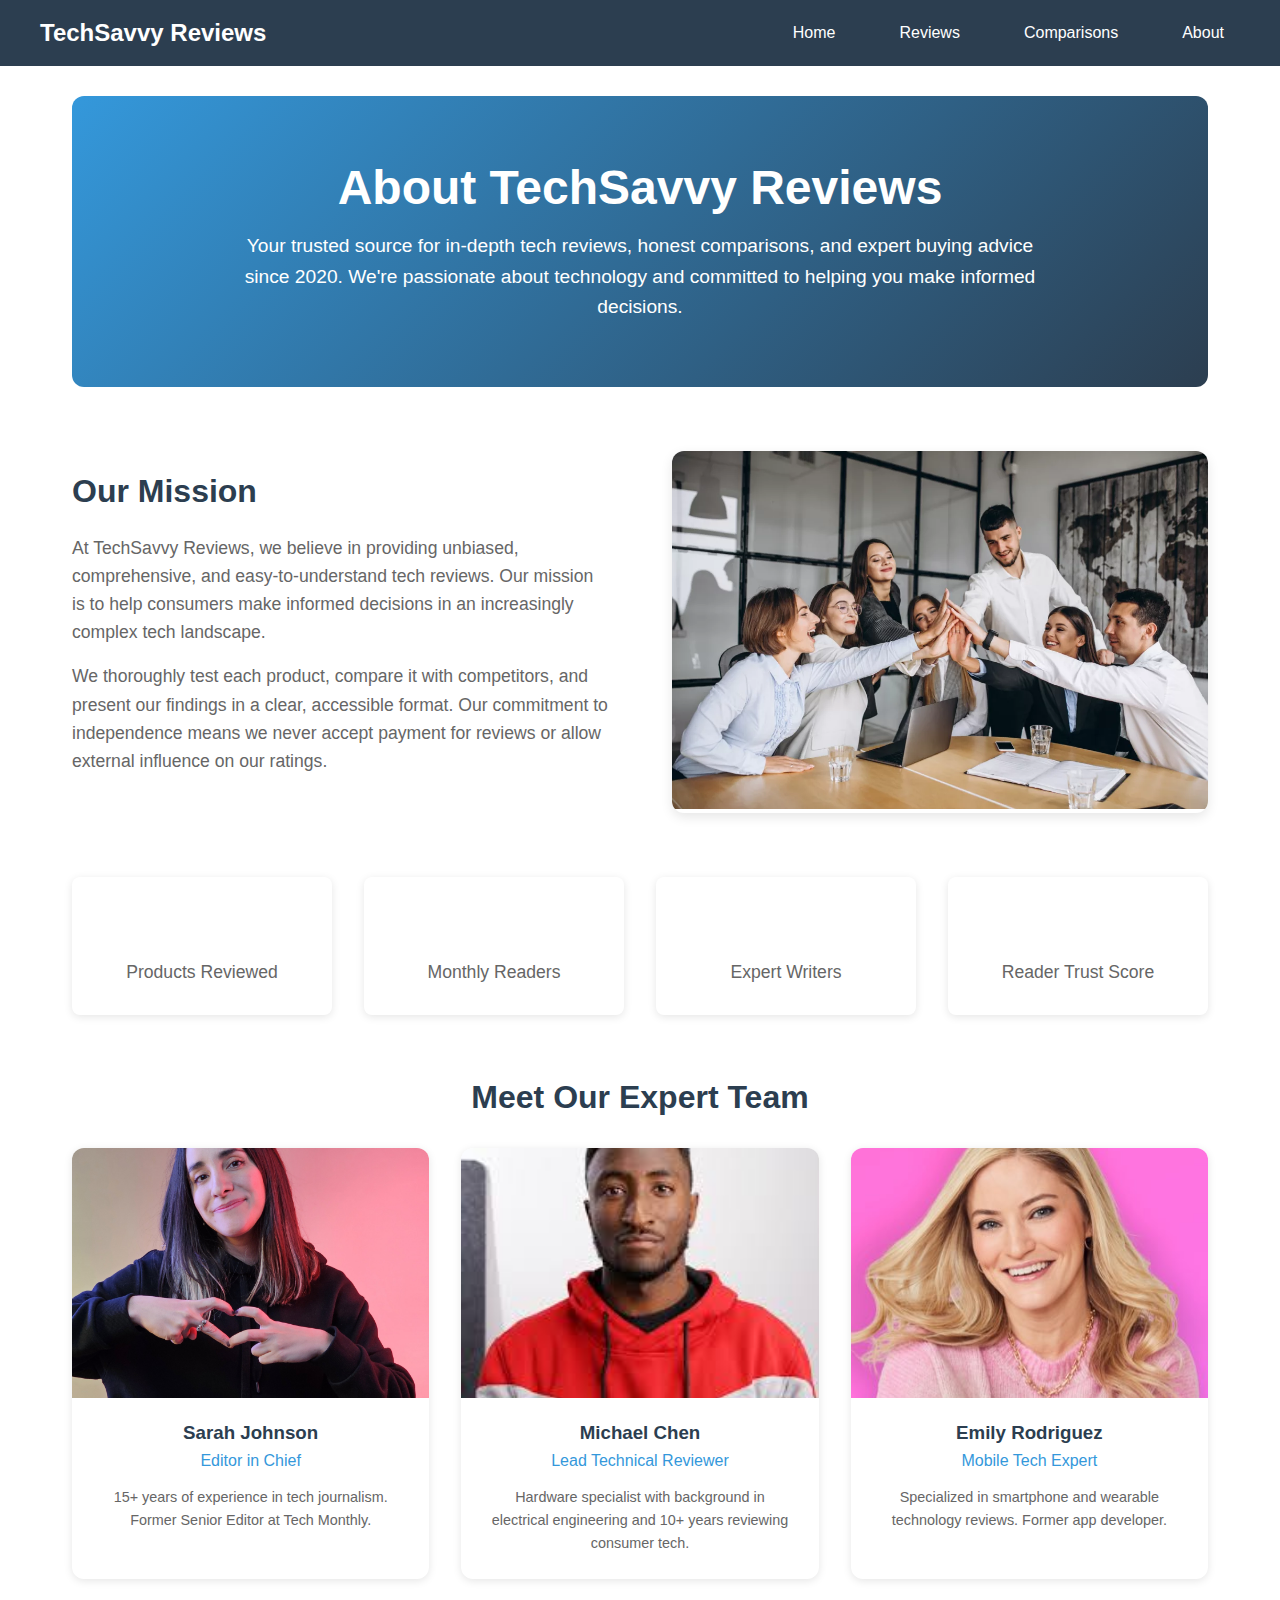
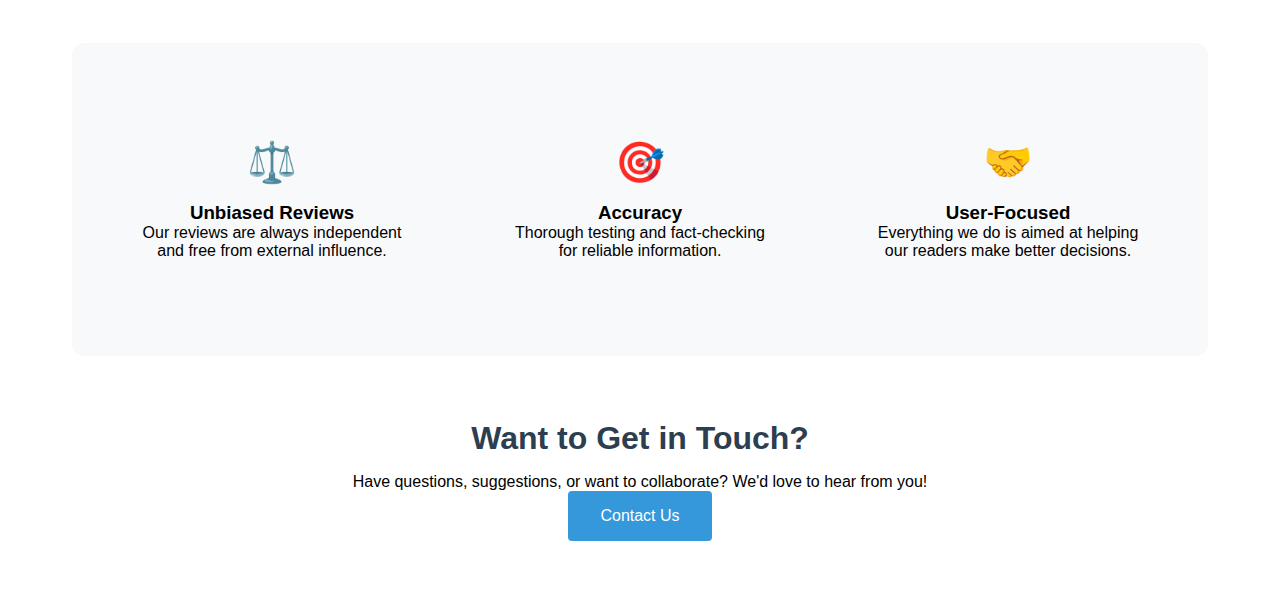
<file: demo/aboutus.html>
<!DOCTYPE html>
<html lang="en">
<head>
    <meta charset="UTF-8">
    <meta name="viewport" content="width=device-width, initial-scale=1.0">
    <title>About Us - TechSavvy Reviews</title>
    <style>
        * {
            margin: 0;
            padding: 0;
            box-sizing: border-box;
            font-family: 'Arial', sans-serif;
        }

        /* Header styles (same as previous) */
        .header {
            background: #2c3e50;
            padding: 1rem;
            position: fixed;
            width: 100%;
            top: 0;
            z-index: 100;
        }

        .nav-container {
            max-width: 1200px;
            margin: 0 auto;
            display: flex;
            justify-content: space-between;
            align-items: center;
        }

        .logo {
            color: white;
            font-size: 1.5rem;
            font-weight: bold;
        }

        .nav-menu {
            display: flex;
            gap: 2rem;
        }

        .nav-link {
            color: white;
            text-decoration: none;
            padding: 0.5rem 1rem;
            border-radius: 4px;
            transition: background-color 0.3s;
        }

        /* About Us specific styles */
        .about-container {
            max-width: 1200px;
            margin: 6rem auto 2rem;
            padding: 0 2rem;
        }

        .hero-section {
            background: linear-gradient(135deg, #3498db, #2c3e50);
            padding: 4rem 2rem;
            text-align: center;
            color: white;
            border-radius: 12px;
            margin-bottom: 4rem;
        }

        .hero-section h1 {
            font-size: 3rem;
            margin-bottom: 1rem;
        }

        .hero-section p {
            font-size: 1.2rem;
            max-width: 800px;
            margin: 0 auto;
            line-height: 1.6;
        }

        .mission-section {
            display: grid;
            grid-template-columns: 1fr 1fr;
            gap: 4rem;
            align-items: center;
            margin-bottom: 4rem;
        }

        .mission-content h2 {
            font-size: 2rem;
            color: #2c3e50;
            margin-bottom: 1.5rem;
        }

        .mission-content p {
            font-size: 1.1rem;
            line-height: 1.6;
            color: #666;
            margin-bottom: 1rem;
        }

        .mission-image {
            border-radius: 12px;
            overflow: hidden;
            box-shadow: 0 4px 12px rgba(0,0,0,0.1);
        }

        .mission-image img {
            width: 100%;
            height: 100%;
            object-fit: cover;
        }

        .stats-section {
            display: grid;
            grid-template-columns: repeat(4, 1fr);
            gap: 2rem;
            margin: 4rem 0;
            text-align: center;
        }

        .stat-card {
            background: white;
            padding: 2rem;
            border-radius: 8px;
            box-shadow: 0 2px 8px rgba(0,0,0,0.1);
            transition: transform 0.3s;
        }

        .stat-card:hover {
            transform: translateY(-5px);
        }

        .stat-number {
            font-size: 2.5rem;
            color: #3498db;
            margin-bottom: 0.5rem;
            font-weight: bold;
        }

        .stat-label {
            color: #666;
            font-size: 1.1rem;
        }

        .team-section {
            margin: 4rem 0;
        }

        .team-section h2 {
            font-size: 2rem;
            color: #2c3e50;
            text-align: center;
            margin-bottom: 2rem;
        }

        .team-grid {
            display: grid;
            grid-template-columns: repeat(auto-fit, minmax(250px, 1fr));
            gap: 2rem;
        }

        .team-member {
            background: white;
            border-radius: 12px;
            overflow: hidden;
            box-shadow: 0 2px 8px rgba(0,0,0,0.1);
            transition: transform 0.3s;
        }

        .team-member:hover {
            transform: translateY(-5px);
        }

        .member-image {
            width: 100%;
            height: 250px;
            overflow: hidden;
        }

        .member-image img {
            width: 100%;
            height: 100%;
            object-fit: cover;
        }

        .member-info {
            padding: 1.5rem;
            text-align: center;
        }

        .member-info h3 {
            color: #2c3e50;
            margin-bottom: 0.5rem;
        }

        .member-info .role {
            color: #3498db;
            margin-bottom: 1rem;
        }

        .member-info p {
            color: #666;
            font-size: 0.9rem;
            line-height: 1.6;
        }

        .values-section {
            background: #f8f9fa;
            padding: 4rem 2rem;
            border-radius: 12px;
            margin: 4rem 0;
        }

        .values-grid {
            display: grid;
            grid-template-columns: repeat(auto-fit, minmax(250px, 1fr));
            gap: 2rem;
        }

        .value-card {
            padding: 2rem;
            text-align: center;
        }

        .value-icon {
            font-size: 2.5rem;
            color: #3498db;
            margin-bottom: 1rem;
        }

        .contact-section {
            text-align: center;
            margin: 4rem 0;
        }

        .contact-section h2 {
            font-size: 2rem;
            color: #2c3e50;
            margin-bottom: 1rem;
        }

        .contact-button {
            display: inline-block;
            padding: 1rem 2rem;
            background: #3498db;
            color: white;
            text-decoration: none;
            border-radius: 4px;
            transition: background-color 0.3s;
        }

        .contact-button:hover {
            background: #2980b9;
        }

        @media (max-width: 768px) {
            .mission-section {
                grid-template-columns: 1fr;
            }

            .stats-section {
                grid-template-columns: repeat(2, 1fr);
            }

            .hero-section h1 {
                font-size: 2rem;
            }

            .mission-content h2 {
                font-size: 1.5rem;
            }
        }

        @media (max-width: 480px) {
            .stats-section {
                grid-template-columns: 1fr;
            }
        }
    </style>
</head>
<body>
    <header class="header">
        <nav class="nav-container">
            <div class="logo">TechSavvy Reviews</div>
            <div class="nav-menu">
                <a href="index.html" class="nav-link">Home</a>
                <a href="#" class="nav-link">Reviews</a>
                <a href="#" class="nav-link">Comparisons</a>
                <a href="#" class="nav-link">About</a>
            </div>
        </nav>
    </header>

    <main class="about-container">
        <section class="hero-section">
            <h1>About TechSavvy Reviews</h1>
            <p>Your trusted source for in-depth tech reviews, honest comparisons, and expert buying advice since 2020. We're passionate about technology and committed to helping you make informed decisions.</p>
        </section>

        <section class="mission-section">
            <div class="mission-content">
                <h2>Our Mission</h2>
                <p>At TechSavvy Reviews, we believe in providing unbiased, comprehensive, and easy-to-understand tech reviews. Our mission is to help consumers make informed decisions in an increasingly complex tech landscape.</p>
                <p>We thoroughly test each product, compare it with competitors, and present our findings in a clear, accessible format. Our commitment to independence means we never accept payment for reviews or allow external influence on our ratings.</p>
            </div>
            <div class="mission-image">
                <img src="group.webp" alt="Team working on review">
            </div>
        </section>

        <section class="stats-section">
            <div class="stat-card">
                <div class="stat-number">1000+</div>
                <div class="stat-label">Products Reviewed</div>
            </div>
            <div class="stat-card">
                <div class="stat-number">500K+</div>
                <div class="stat-label">Monthly Readers</div>
            </div>
            <div class="stat-card">
                <div class="stat-number">50+</div>
                <div class="stat-label">Expert Writers</div>
            </div>
            <div class="stat-card">
                <div class="stat-number">4.9/5</div>
                <div class="stat-label">Reader Trust Score</div>
            </div>
        </section>

        <section class="team-section">
            <h2>Meet Our Expert Team</h2>
            <div class="team-grid">
                <div class="team-member">
                    <div class="member-image">
                        <img src="2.jpg" alt="Sarah Johnson">
                    </div>
                    <div class="member-info">
                        <h3>Sarah Johnson</h3>
                        <div class="role">Editor in Chief</div>
                        <p>15+ years of experience in tech journalism. Former Senior Editor at Tech Monthly.</p>
                    </div>
                </div>
                <div class="team-member">
                    <div class="member-image">
                        <img src="3.jpeg" alt="Michael Chen">
                    </div>
                    <div class="member-info">
                        <h3>Michael Chen</h3>
                        <div class="role">Lead Technical Reviewer</div>
                        <p>Hardware specialist with background in electrical engineering and 10+ years reviewing consumer tech.</p>
                    </div>
                </div>
                <div class="team-member">
                    <div class="member-image">
                        <img src="1.jpg" alt="Emily Rodriguez">
                    </div>
                    <div class="member-info">
                        <h3>Emily Rodriguez</h3>
                        <div class="role">Mobile Tech Expert</div>
                        <p>Specialized in smartphone and wearable technology reviews. Former app developer.</p>
                    </div>
                </div>
            </div>
        </section>

        <section class="values-section">
            <div class="values-grid">
                <div class="value-card">
                    <div class="value-icon">⚖️</div>
                    <h3>Unbiased Reviews</h3>
                    <p>Our reviews are always independent and free from external influence.</p>
                </div>
                <div class="value-card">
                    <div class="value-icon">🎯</div>
                    <h3>Accuracy</h3>
                    <p>Thorough testing and fact-checking for reliable information.</p>
                </div>
                <div class="value-card">
                    <div class="value-icon">🤝</div>
                    <h3>User-Focused</h3>
                    <p>Everything we do is aimed at helping our readers make better decisions.</p>
                </div>
            </div>
        </section>

        <section class="contact-section">
            <h2>Want to Get in Touch?</h2>
            <p>Have questions, suggestions, or want to collaborate? We'd love to hear from you!</p>
            <a href="#" class="contact-button">Contact Us</a>
        </section>
    </main>

    <script>
        // Animate stats on scroll
        const stats = document.querySelectorAll('.stat-number');
        const observerOptions = {
            threshold: 0.5
        };

        const observer = new IntersectionObserver((entries) => {
            entries.forEach(entry => {
                if (entry.isIntersecting) {
                    entry.target.style.opacity = 1;
                    entry.target.style.transform = 'translateY(0)';
                }
            });
        }, observerOptions);

        stats.forEach(stat => {
            stat.style.opacity = 0;
            stat.style.transform = 'translateY(20px)';
            stat.style.transition = 'all 0.6s ease-out';
            observer.observe(stat);
        });

        // Smooth scrolling for all anchor links
        document.querySelectorAll('a[href^="#"]').forEach(anchor => {
            anchor.addEventListener('click', function (e) {
                e.preventDefault();
                document.querySelector(this.getAttribute('href')).scrollIntoView({
                    behavior: 'smooth'
                });
            });
        });
    </script>
</body>
</html>
</file>
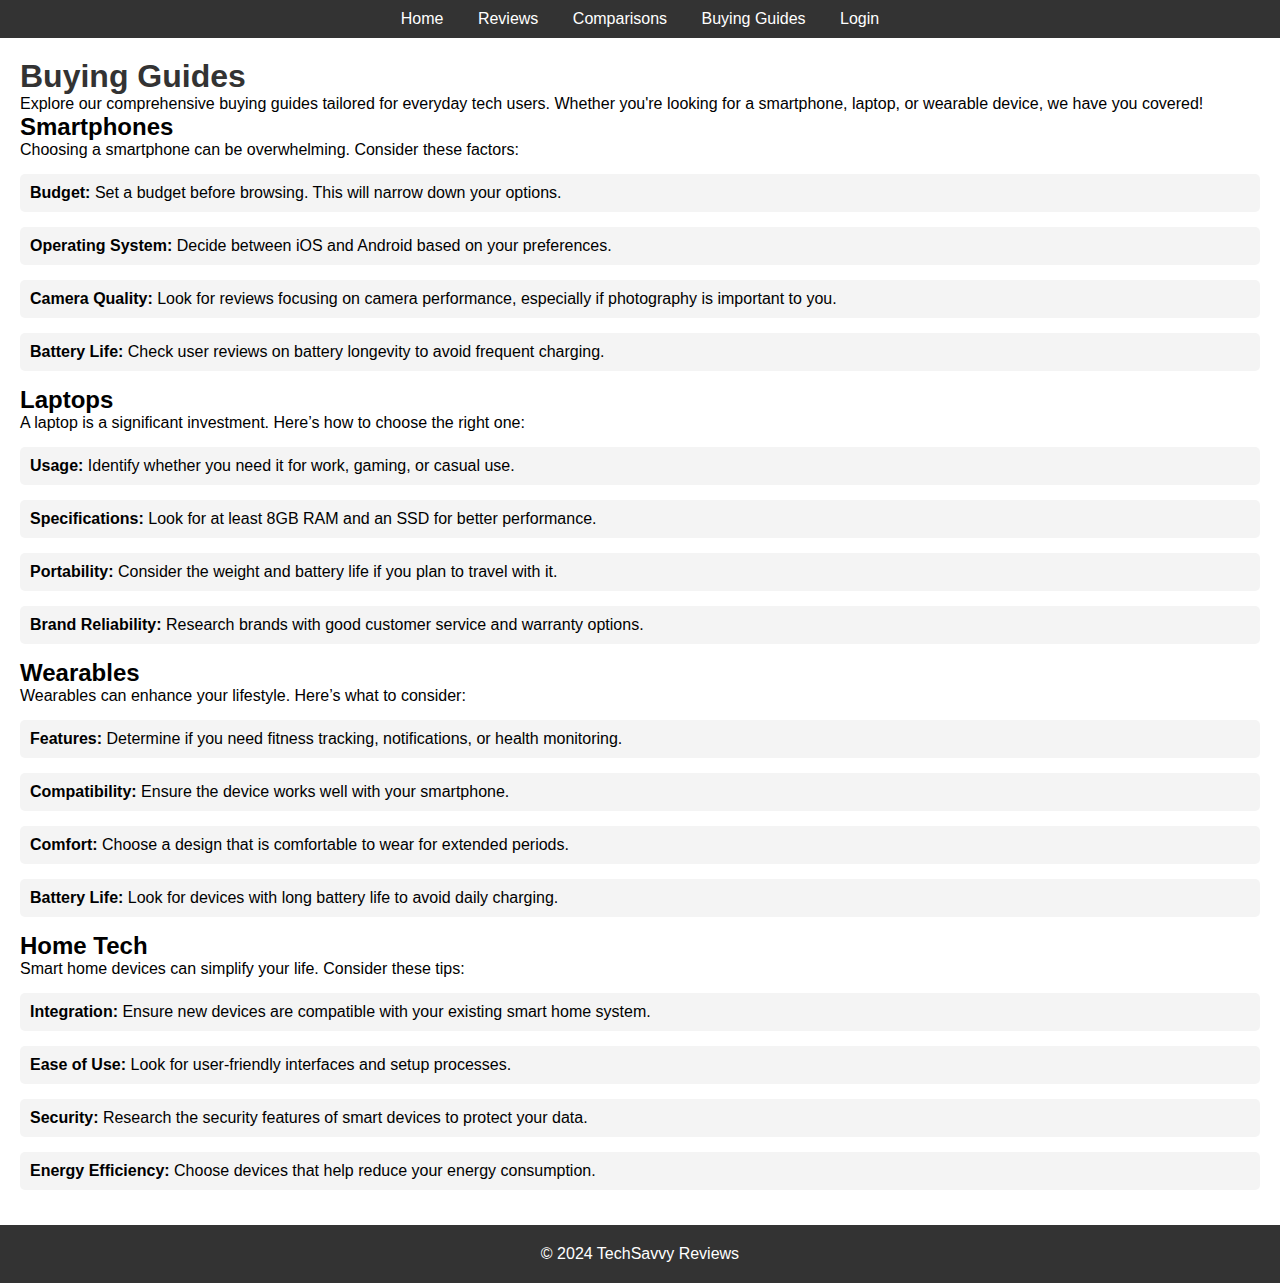
<file: demo/buyguide.html>
<!DOCTYPE html>
<html lang="en">
<head>
    <meta charset="UTF-8">
    <meta name="viewport" content="width=device-width, initial-scale=1.0">
    <title>Buying Guides - TechSavvy Reviews</title>
    <link rel="stylesheet" href="style.css">
    <style>
        body {
            font-family: Arial, sans-serif;
            margin: 0;
            padding: 0;
        }
        header {
            background: #333;
            color: white;
            padding: 10px;
            text-align: center;
        }
        nav a {
            color: white;
            margin: 0 15px;
            text-decoration: none;
        }
        section {
            padding: 20px;
        }
        h1 {
            color: #333;
        }
        ul {
            list-style-type: none;
            padding: 0;
        }
        li {
            margin: 15px 0;
            padding: 10px;
            background: #f4f4f4;
            border-radius: 5px;
        }
        footer {
            text-align: center;
            padding: 20px;
            background: #333;
            color: white;
            position: relative;
            bottom: 0;
            width: 100%;
        }
    </style>
</head>
<body>
    <header>
        <nav>
            <a href="index.html">Home</a>
            <a href="reviews.html">Reviews</a>
            <a href="comparisons.html">Comparisons</a>
            <a href="buying-guides.html">Buying Guides</a>
            <a href="login.html">Login</a>
        </nav>
    </header>
    
    <section>
        <h1>Buying Guides</h1>
        <p>Explore our comprehensive buying guides tailored for everyday tech users. Whether you're looking for a smartphone, laptop, or wearable device, we have you covered!</p>

        <h2>Smartphones</h2>
        <p>Choosing a smartphone can be overwhelming. Consider these factors:</p>
        <ul>
            <li><strong>Budget:</strong> Set a budget before browsing. This will narrow down your options.</li>
            <li><strong>Operating System:</strong> Decide between iOS and Android based on your preferences.</li>
            <li><strong>Camera Quality:</strong> Look for reviews focusing on camera performance, especially if photography is important to you.</li>
            <li><strong>Battery Life:</strong> Check user reviews on battery longevity to avoid frequent charging.</li>
        </ul>

        <h2>Laptops</h2>
        <p>A laptop is a significant investment. Here’s how to choose the right one:</p>
        <ul>
            <li><strong>Usage:</strong> Identify whether you need it for work, gaming, or casual use.</li>
            <li><strong>Specifications:</strong> Look for at least 8GB RAM and an SSD for better performance.</li>
            <li><strong>Portability:</strong> Consider the weight and battery life if you plan to travel with it.</li>
            <li><strong>Brand Reliability:</strong> Research brands with good customer service and warranty options.</li>
        </ul>

        <h2>Wearables</h2>
        <p>Wearables can enhance your lifestyle. Here’s what to consider:</p>
        <ul>
            <li><strong>Features:</strong> Determine if you need fitness tracking, notifications, or health monitoring.</li>
            <li><strong>Compatibility:</strong> Ensure the device works well with your smartphone.</li>
            <li><strong>Comfort:</strong> Choose a design that is comfortable to wear for extended periods.</li>
            <li><strong>Battery Life:</strong> Look for devices with long battery life to avoid daily charging.</li>
        </ul>

        <h2>Home Tech</h2>
        <p>Smart home devices can simplify your life. Consider these tips:</p>
        <ul>
            <li><strong>Integration:</strong> Ensure new devices are compatible with your existing smart home system.</li>
            <li><strong>Ease of Use:</strong> Look for user-friendly interfaces and setup processes.</li>
            <li><strong>Security:</strong> Research the security features of smart devices to protect your data.</li>
            <li><strong>Energy Efficiency:</strong> Choose devices that help reduce your energy consumption.</li>
        </ul>
    </section>

    <footer>
        <p>&copy; 2024 TechSavvy Reviews</p>
    </footer>
</body>
</html>
</file>
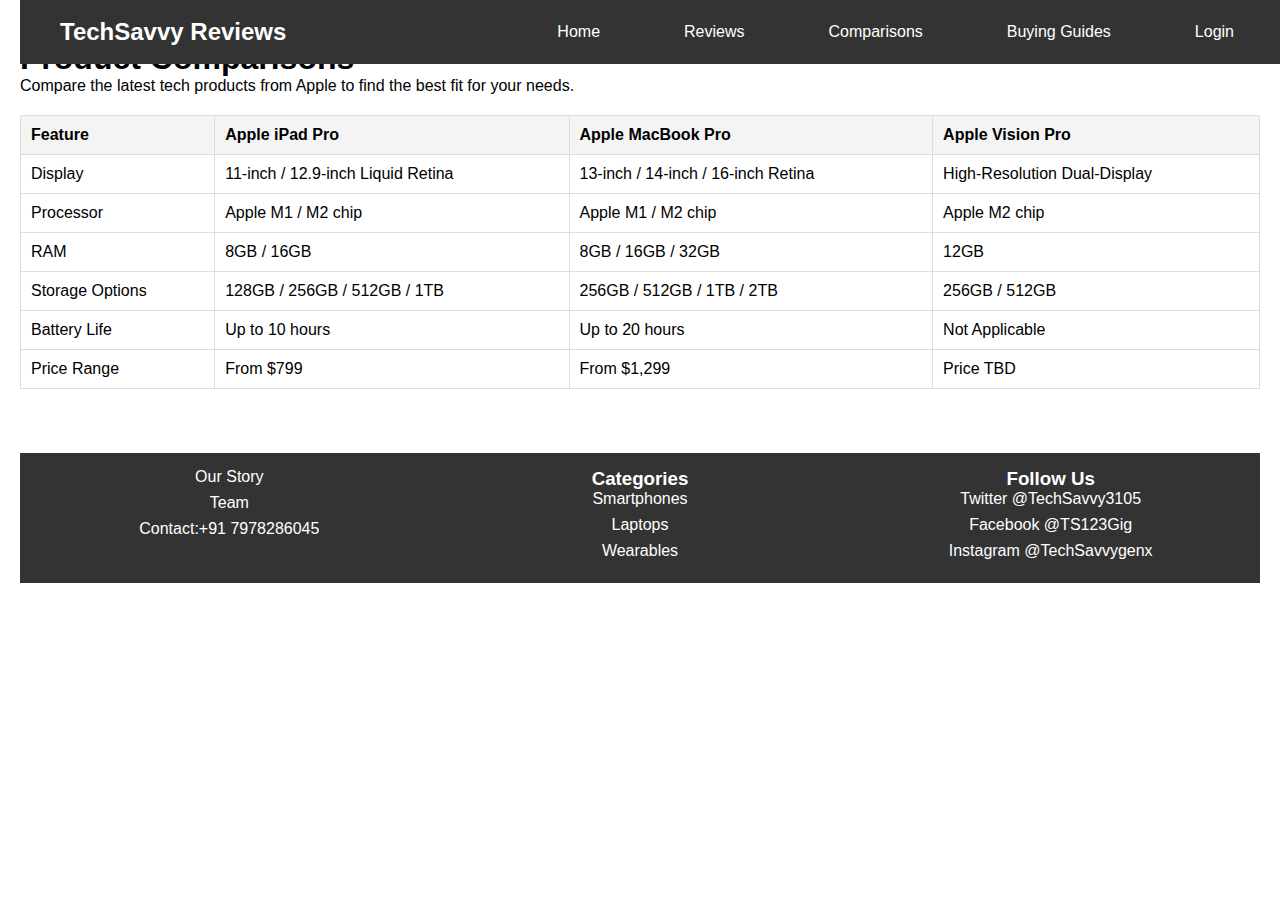
<file: demo/comparisons.html>
<!DOCTYPE html>
<html lang="en">
<head>
    <meta charset="UTF-8">
    <meta name="viewport" content="width=device-width, initial-scale=1.0">
    <title>Comparisons - TechSavvy Reviews</title>
    <link rel="stylesheet" href="style.css">
    <style>
        body {
            font-family: Arial, sans-serif;
            margin: 0;
            padding: 20px;
        }
        .header, .footer {
            background-color: #333;
            color: white;
            padding: 15px;
            text-align: center;
        }
        .nav-container {
            display: flex;
            justify-content: space-between;
            align-items: center;
        }
        .nav-menu a {
            color: white;
            margin: 0 10px;
            text-decoration: none;
        }
        .comparisons {
            margin: 20px 0;
        }
        table {
            width: 100%;
            border-collapse: collapse;
            margin: 20px 0;
        }
        table, th, td {
            border: 1px solid #ddd;
        }
        th, td {
            padding: 10px;
            text-align: left;
        }
        th {
            background-color: #f4f4f4;
        }
    </style>
</head>
<body>
    <header class="header">
        <nav class="nav-container">
            <div class="logo">TechSavvy Reviews</div>
            <div class="nav-menu">
                <a href="index.html" class="nav-link">Home</a>
                <a href="reviews.html" class="nav-link">Reviews</a>
                <a href="comparisons.html" class="nav-link">Comparisons</a>
                <a href="guides.html" class="nav-link">Buying Guides</a>
                <a href="login.html" class="nav-link">Login</a>
            </div>
        </nav>
    </header>

    <section class="comparisons">
        <h1>Product Comparisons</h1>
        <p>Compare the latest tech products from Apple to find the best fit for your needs.</p>

        <table>
            <thead>
                <tr>
                    <th>Feature</th>
                    <th>Apple iPad Pro</th>
                    <th>Apple MacBook Pro</th>
                    <th>Apple Vision Pro</th>
                </tr>
            </thead>
            <tbody>
                <tr>
                    <td>Display</td>
                    <td>11-inch / 12.9-inch Liquid Retina</td>
                    <td>13-inch / 14-inch / 16-inch Retina</td>
                    <td>High-Resolution Dual-Display</td>
                </tr>
                <tr>
                    <td>Processor</td>
                    <td>Apple M1 / M2 chip</td>
                    <td>Apple M1 / M2 chip</td>
                    <td>Apple M2 chip</td>
                </tr>
                <tr>
                    <td>RAM</td>
                    <td>8GB / 16GB</td>
                    <td>8GB / 16GB / 32GB</td>
                    <td>12GB</td>
                </tr>
                <tr>
                    <td>Storage Options</td>
                    <td>128GB / 256GB / 512GB / 1TB</td>
                    <td>256GB / 512GB / 1TB / 2TB</td>
                    <td>256GB / 512GB</td>
                </tr>
                <tr>
                    <td>Battery Life</td>
                    <td>Up to 10 hours</td>
                    <td>Up to 20 hours</td>
                    <td>Not Applicable</td>
                </tr>
                <tr>
                    <td>Price Range</td>
                    <td>From $799</td>
                    <td>From $1,299</td>
                    <td>Price TBD</td>
                </tr>
            </tbody>
        </table>
    </section>

    <footer class="footer">
        <div class="footer-content">
            <div class="footer-section">
                <ul>
                    <li><a href="#">Our Story</a></li>
                    <li><a href="#">Team</a></li>
                    <li><a href="#">Contact:+91 7978286045</a></li>
                </ul>
            </div>
            <div class="footer-section">
                <h3>Categories</h3>
                <ul>
                    <li><a href="#">Smartphones</a></li>
                    <li><a href="#">Laptops</a></li>
                    <li><a href="#">Wearables</a></li>
                </ul>
            </div>
            <div class="footer-section">
                <h3>Follow Us</h3>
                <ul>
                    <li><a href="#">Twitter @TechSavvy3105</a></li>
                    <li><a href="#">Facebook @TS123Gig</a></li>
                    <li><a href="#">Instagram @TechSavvygenx</a></li>
                </ul>
            </div>
        </div>
    </footer>
</body>
</html>
</file>
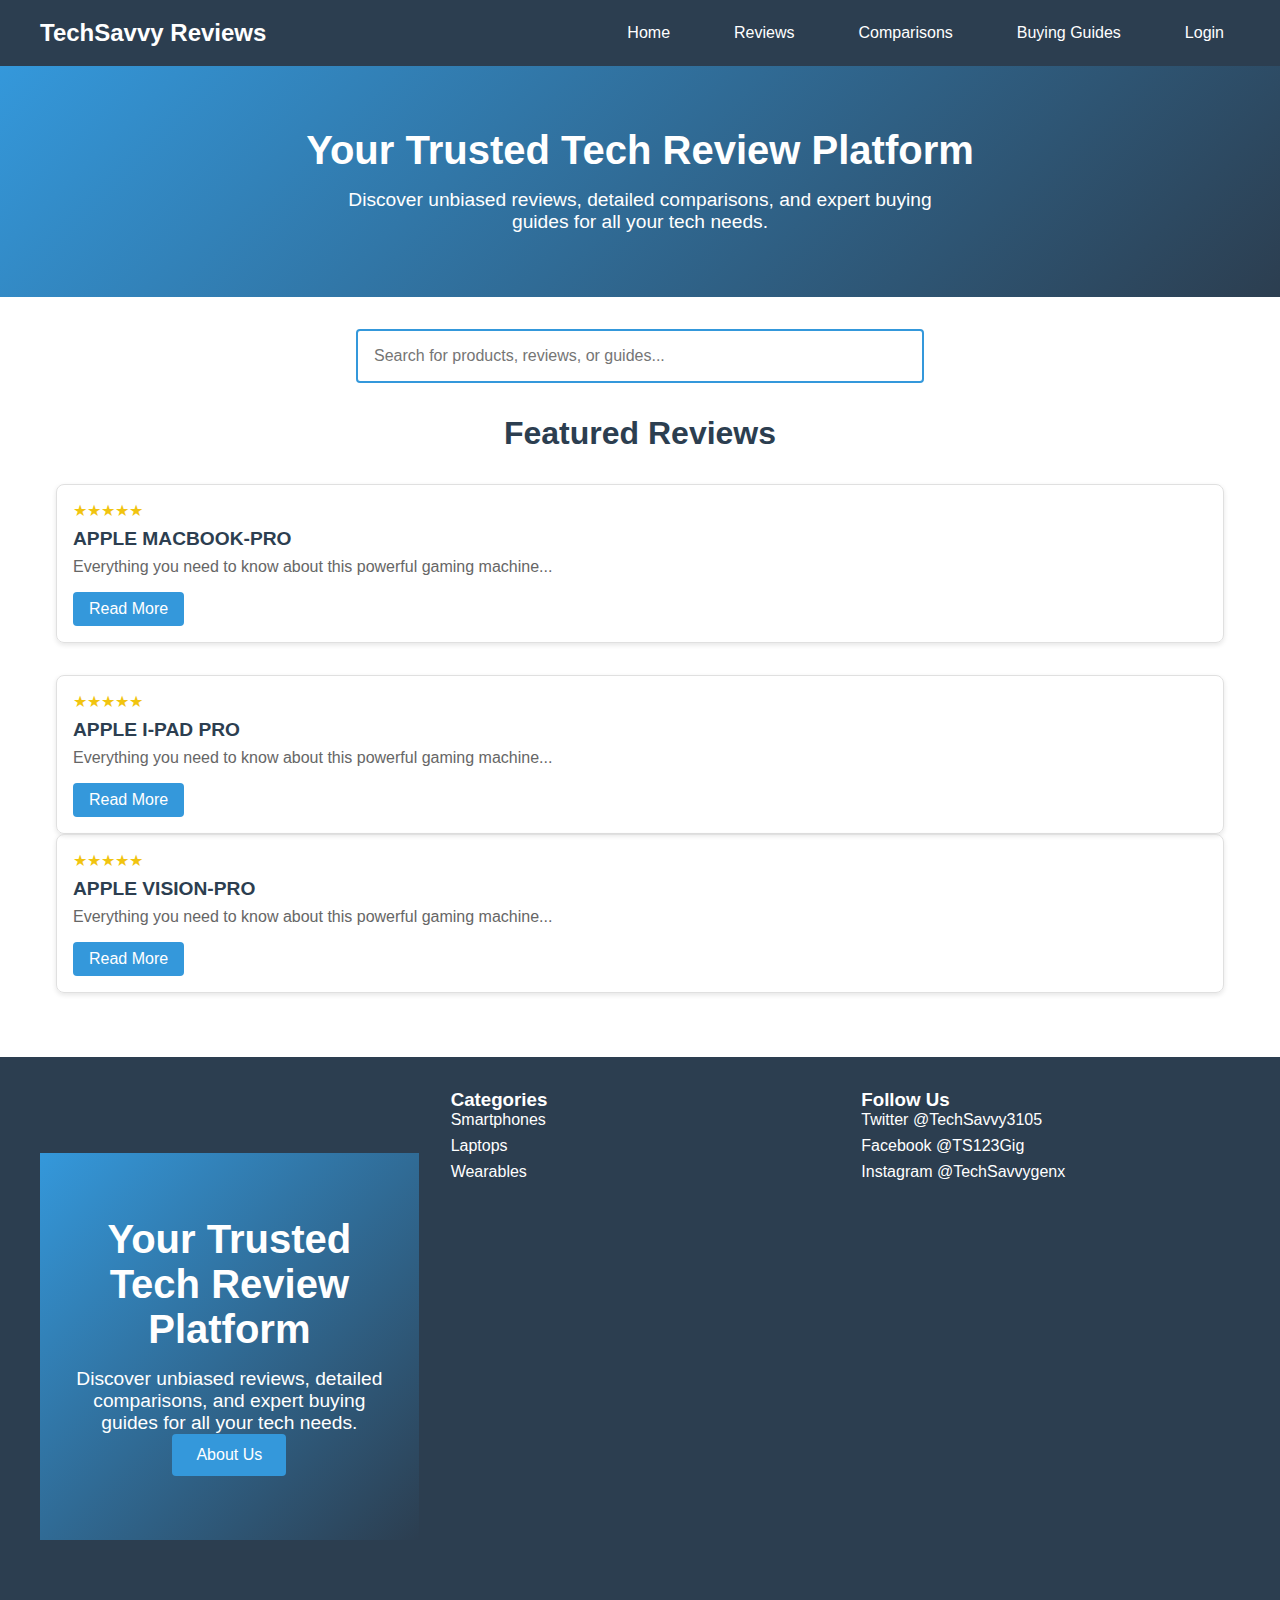
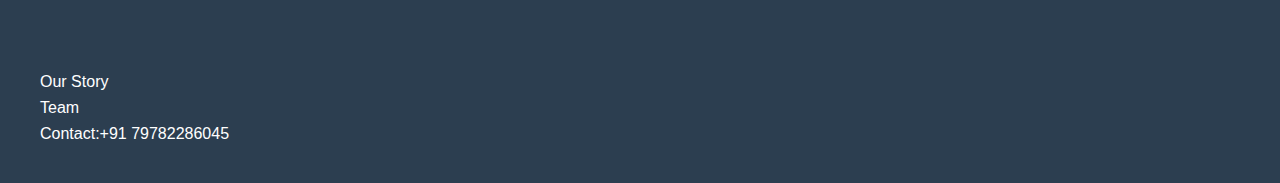
<file: demo/testindex.html>
<!DOCTYPE html>
<html lang="en">
<head>
    <meta charset="UTF-8">
    <meta name="viewport" content="width=device-width, initial-scale=1.0">
    <title>TechSavvy Reviews - Your Trusted Tech Review Platform</title>
    <link rel="stylesheet" href="style.css" >
    
</head>
<body>
    <!-- Header -->
    <header class="header">
        <nav class="nav-container">
            <div class="logo">TechSavvy Reviews</div>
            <div class="nav-menu">
                <a href="#" class="nav-link">Home</a>
                <a href="#" class="nav-link">Reviews</a>
                <a href="#" class="nav-link">Comparisons</a>
                <a href="#" class="nav-link">Buying Guides</a>
                <a href="#" class="nav-link">Login</a>
            </div>
        </nav>
    </header>

    <!-- Hero Section -->
    <section class="hero">
        <h1>Your Trusted Tech Review Platform</h1>
        <p>Discover unbiased reviews, detailed comparisons, and expert buying guides for all your tech needs.</p>
    </section>

    <!-- Search Bar -->
    <div class="search-container">
        <input type="text" class="search-bar" placeholder="Search for products, reviews, or guides...">
    </div>

    <!-- Featured Reviews -->
    <section class="featured">
        <h2 class="section-title">Featured Reviews</h2>
        <div class="review-grid">
            <!-- Review Card 1 -->
            <div class="review-card">
                <div class="review-content" onclick="location.href = '/macpro.html'">
                    <div class="rating">★★★★★</div>
                    <h3 class="review-title">APPLE MACBOOK-PRO</h3>
                    <p class="review-excerpt">Everything you need to know about this powerful gaming machine...</p>
                    <a href="#" class="read-more">Read More</a>
                </div>
            </div>
        </div>
    


            <!-- Review Card 2 -->
           
           <div class="review-card">
            <div class="review-content" onclick="location.href = '/ipad.html'">
                <div class="rating">★★★★★</div>
                <h3 class="review-title">APPLE I-PAD PRO</h3>
                <p class="review-excerpt">Everything you need to know about this powerful gaming machine...</p>
                <a href="#" class="read-more">Read More</a>
            </div>
        </div>
    </div>


            

            <!-- Review Card 3 -->
            <div class="review-card">
                <div class="review-content" onclick="location.href = '/applevr.html'">
                    <div class="rating">★★★★★</div>
                    <h3 class="review-title">APPLE VISION-PRO</h3>
                    <p class="review-excerpt">Everything you need to know about this powerful gaming machine...</p>
                    <a href="#" class="read-more">Read More</a>
                </div>
            </div>
        </div>
    </section>

    <!-- Footer -->
    <footer class="footer">
        <div class="footer-content">
            <div class="footer-section">
               <!-- Hero Section -->

<section class="hero">
    <h1>Your Trusted Tech Review Platform</h1>
    <p>Discover unbiased reviews, detailed comparisons, and expert buying guides for all your tech needs.</p>
    <!-- About Us Button -->
    <button onclick="location.href='aboutus.html'" class="about-us-button">About Us</button>
</section>

<!-- Featured Reviews -->
<section class="featured" id="about-us">
    <h2 class="section-title">Featured Reviews</h2>
    <div class="review-grid">
        <!-- Review Card 1 -->
        <!-- More review cards here... -->
    </div>
</section>



                <ul>
                    <li><a href="#">Our Story</a></li>
                    <li><a href="#">Team</a></li>
                    <li><a href="#">Contact:+91 79782286045</a></li>
                </ul>
            </div>
            <div class="footer-section">
                <h3>Categories</h3>
                <ul>
                    <li><a href="#">Smartphones</a></li>
                    <li><a href="#">Laptops</a></li>
                    <li><a href="#">Wearables</a></li>
                </ul>
            </div>
            <div class="footer-section">
                <h3>Follow Us</h3>
                <ul>
                    <li><a href="#">Twitter @TechSavvy3105</a></li>
                    <li><a href="#">Facebook @TS123Gig</a></li>
                    <li><a href="#">Instagram @TechSavvygenx</a></li>
                </ul>
            </div>
        </div>
    </footer>

    <script>
        // JavaScript for Search Functionality
        const searchBar = document.querySelector('.search-bar');
        searchBar.addEventListener('input', (e) => {
            const searchTerm = e.target.value.toLowerCase();
            // Add search logic here
            console.log('Searching for:', searchTerm);
        });

        // JavaScript for Responsive Navigation
        document.addEventListener('DOMContentLoaded', () => {
            // Add mobile menu toggle functionality here
            const navMenu = document.querySelector('.nav-menu');
            // Add your mobile menu logic here
        });

        // Rating System
        const ratings = document.querySelectorAll('.rating');
        ratings.forEach(rating => {
            rating.addEventListener('click', (e) => {
                // Add rating functionality here
                console.log('Rating clicked');
            });
        });

        // Lazy Loading Images
        const images = document.querySelectorAll('img');
        const imageOptions = {
            threshold: 0,
            rootMargin: '0px 0px 50px 0px'
        };

        const imageObserver = new IntersectionObserver((entries, observer) => {
            entries.forEach(entry => {
                if (entry.isIntersecting) {
                    const img = entry.target;
                    if (img.dataset.src) {
                        img.src = img.dataset.src;
                        img.classList.add('loaded');
                    }
                    observer.unobserve(img);
                }
            });
        }, imageOptions);

        images.forEach(img => imageObserver.observe(img));
    </script>
</body>
</html>
</file>
<file: demo/style.css>
/* Reset and Base Styles */
        * {
            margin: 0;
            padding: 0;
            box-sizing: border-box;
            font-family: 'Arial', sans-serif;
        }

        /* Header Styles */
        .header {
            background: #2c3e50;
            padding: 1rem;
            position: fixed;
            width: 100%;
            top: 0;
            z-index: 100;
        }

        .nav-container {
            max-width: 1200px;
            margin: 0 auto;
            display: flex;
            justify-content: space-between;
            align-items: center;
        }

        .logo {
            color: white;
            font-size: 1.5rem;
            font-weight: bold;
        }

        .nav-menu {
            display: flex;
            gap: 2rem;
        }

        .nav-link {
            color: white;
            text-decoration: none;
            padding: 0.5rem 1rem;
            border-radius: 4px;
            transition: background-color 0.3s;
        }

        .nav-link:hover {
            background-color: #34495e;
        }

        /* Hero Section */
        .hero {
            margin-top: 4rem;
            padding: 4rem 2rem;
            background: linear-gradient(135deg, #3498db, #2c3e50);
            color: white;
            text-align: center;
        }

        .hero h1 {
            font-size: 2.5rem;
            margin-bottom: 1rem;
        }

        .hero p {
            font-size: 1.2rem;
            max-width: 600px;
            margin: 0 auto;
        }

        /* Featured Reviews */
        .featured {
            max-width: 1200px;
            margin: 2rem auto;
            padding: 0 1rem;
        }

        .section-title {
            font-size: 2rem;
            margin-bottom: 2rem;
            text-align: center;
            color: #2c3e50;
        }

        .review-grid {
            display: grid;
            grid-template-columns: repeat(auto-fit, minmax(300px, 1fr));
            gap: 2rem;
            margin-bottom: 2rem;
        }

        .review-card {
            border: 1px solid #e0e0e0;
            border-radius: 8px;
            overflow: hidden;
            transition: transform 0.3s;
            box-shadow: 0 2px 5px rgba(0,0,0,0.1);
        }

        .review-card:hover {
            transform: translateY(-5px);
        }

        .review-image {
            width: 100%;
            height: 200px;
            object-fit: cover;
        }

        .review-content {
            padding: 1rem;
        }

        .review-title {
            font-size: 1.2rem;
            margin-bottom: 0.5rem;
            color: #2c3e50;
        }

        .review-excerpt {
            color: #666;
            margin-bottom: 1rem;
        }

        .rating {
            color: #f1c40f;
            margin-bottom: 0.5rem;
        }

        .read-more {
            display: inline-block;
            padding: 0.5rem 1rem;
            background-color: #3498db;
            color: white;
            text-decoration: none;
            border-radius: 4px;
            transition: background-color 0.3s;
        }

        .read-more:hover {
            background-color: #2980b9;
        }

        /* Search Bar */
        .search-container {
            max-width: 600px;
            margin: 2rem auto;
            padding: 0 1rem;
        }

        .search-bar {
            width: 100%;
            padding: 1rem;
            border: 2px solid #3498db;
            border-radius: 4px;
            font-size: 1rem;
        }

        /* Footer */
        .footer {
            background: #2c3e50;
            color: white;
            padding: 2rem;
            margin-top: 4rem;
        }

        .footer-content {
            max-width: 1200px;
            margin: 0 auto;
            display: grid;
            grid-template-columns: repeat(auto-fit, minmax(250px, 1fr));
            gap: 2rem;
        }

        /*.footer-section h3 {
            margin-bottom: 1rem;
            text-decoration-color: white;
        }*/
        .about-us-button {
    padding: 0.75rem 1.5rem;
    background-color: #3498db;
    color: white;
    border: none;
    border-radius: 4px;
    font-size: 1rem;
    cursor: pointer;
    transition: background-color 0.3s;
}

.about-us-button:hover {
    background-color: #2980b9;
}


        .footer-section ul {
            list-style: none;
        }

        .footer-section ul li {
            margin-bottom: 0.5rem;
        }

        .footer-section ul li a {
            color: white;
            text-decoration: none;
        }

        /* Responsive Design */
        @media (max-width: 768px) {
            .nav-menu {
                display: none;
            }

            .hero h1 {
                font-size: 2rem;
            }

            .section-title {
                font-size: 1.5rem;
            }
        }
</file>
